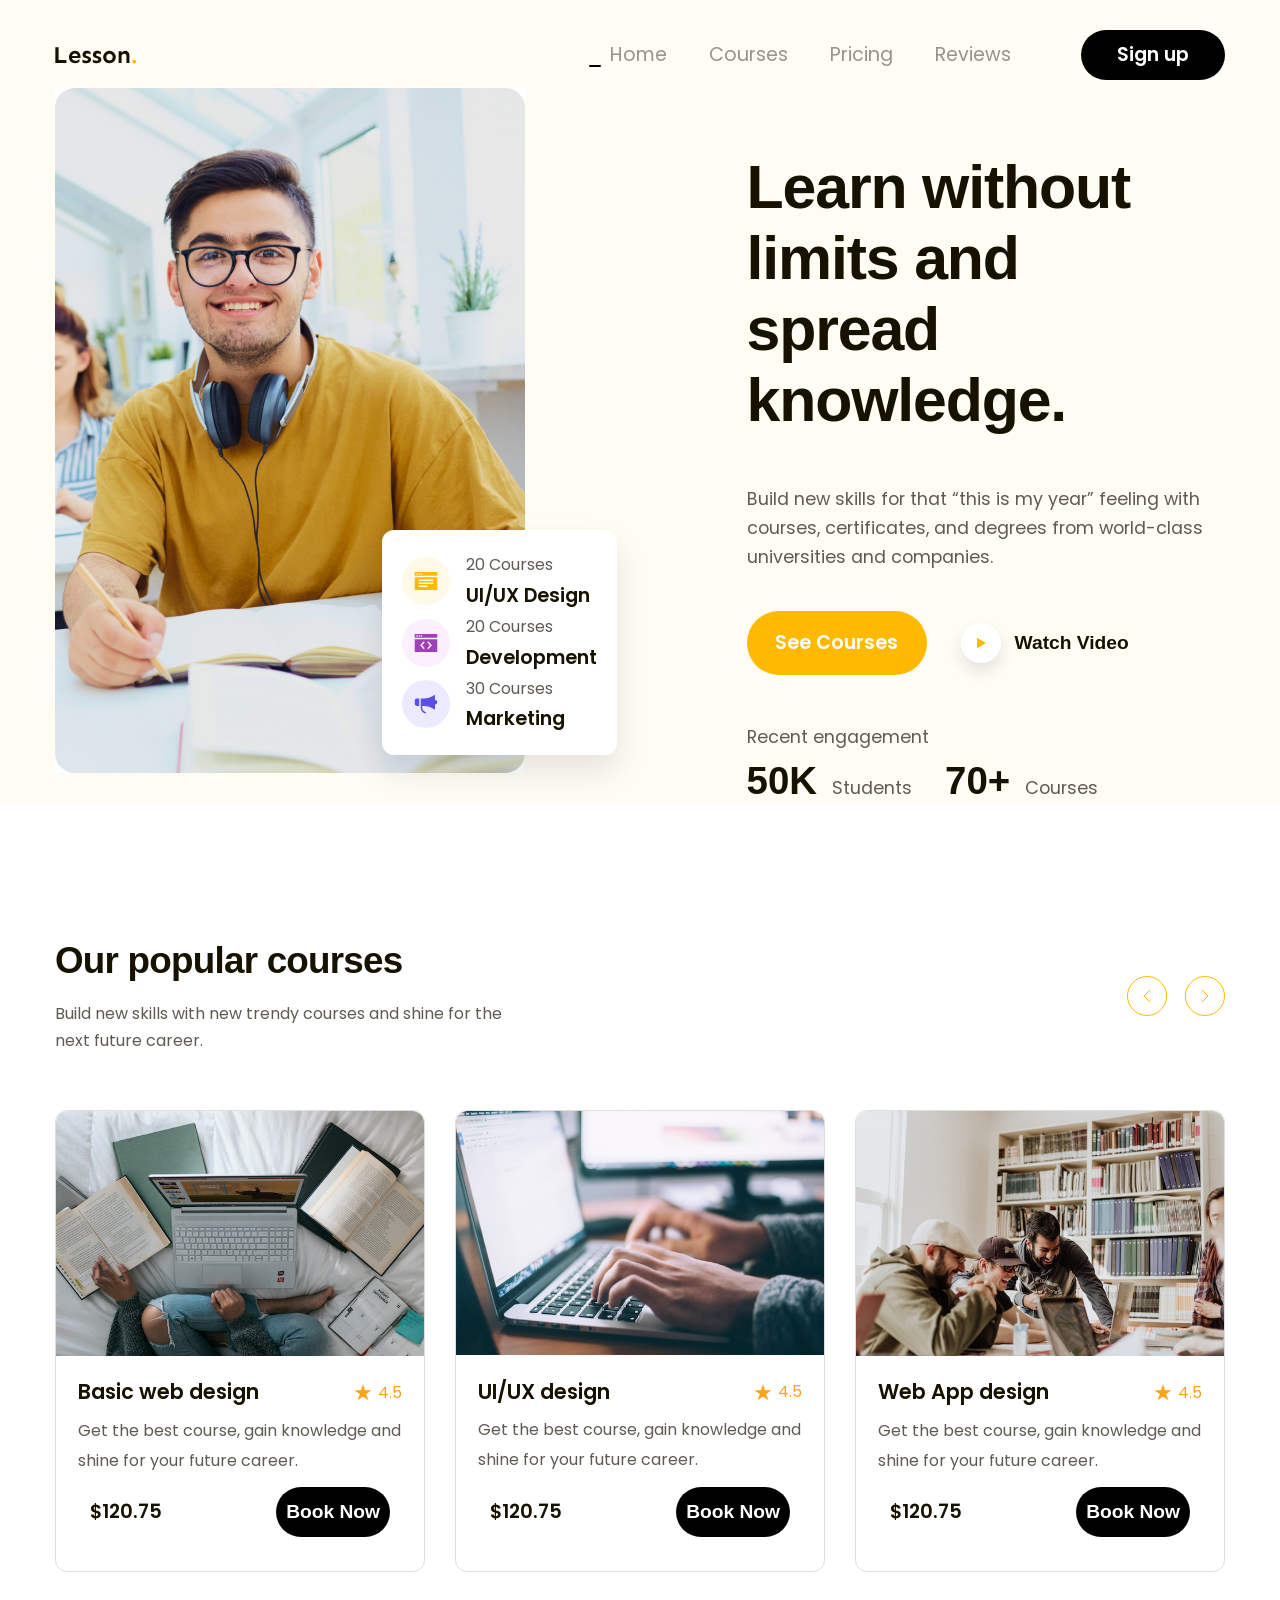
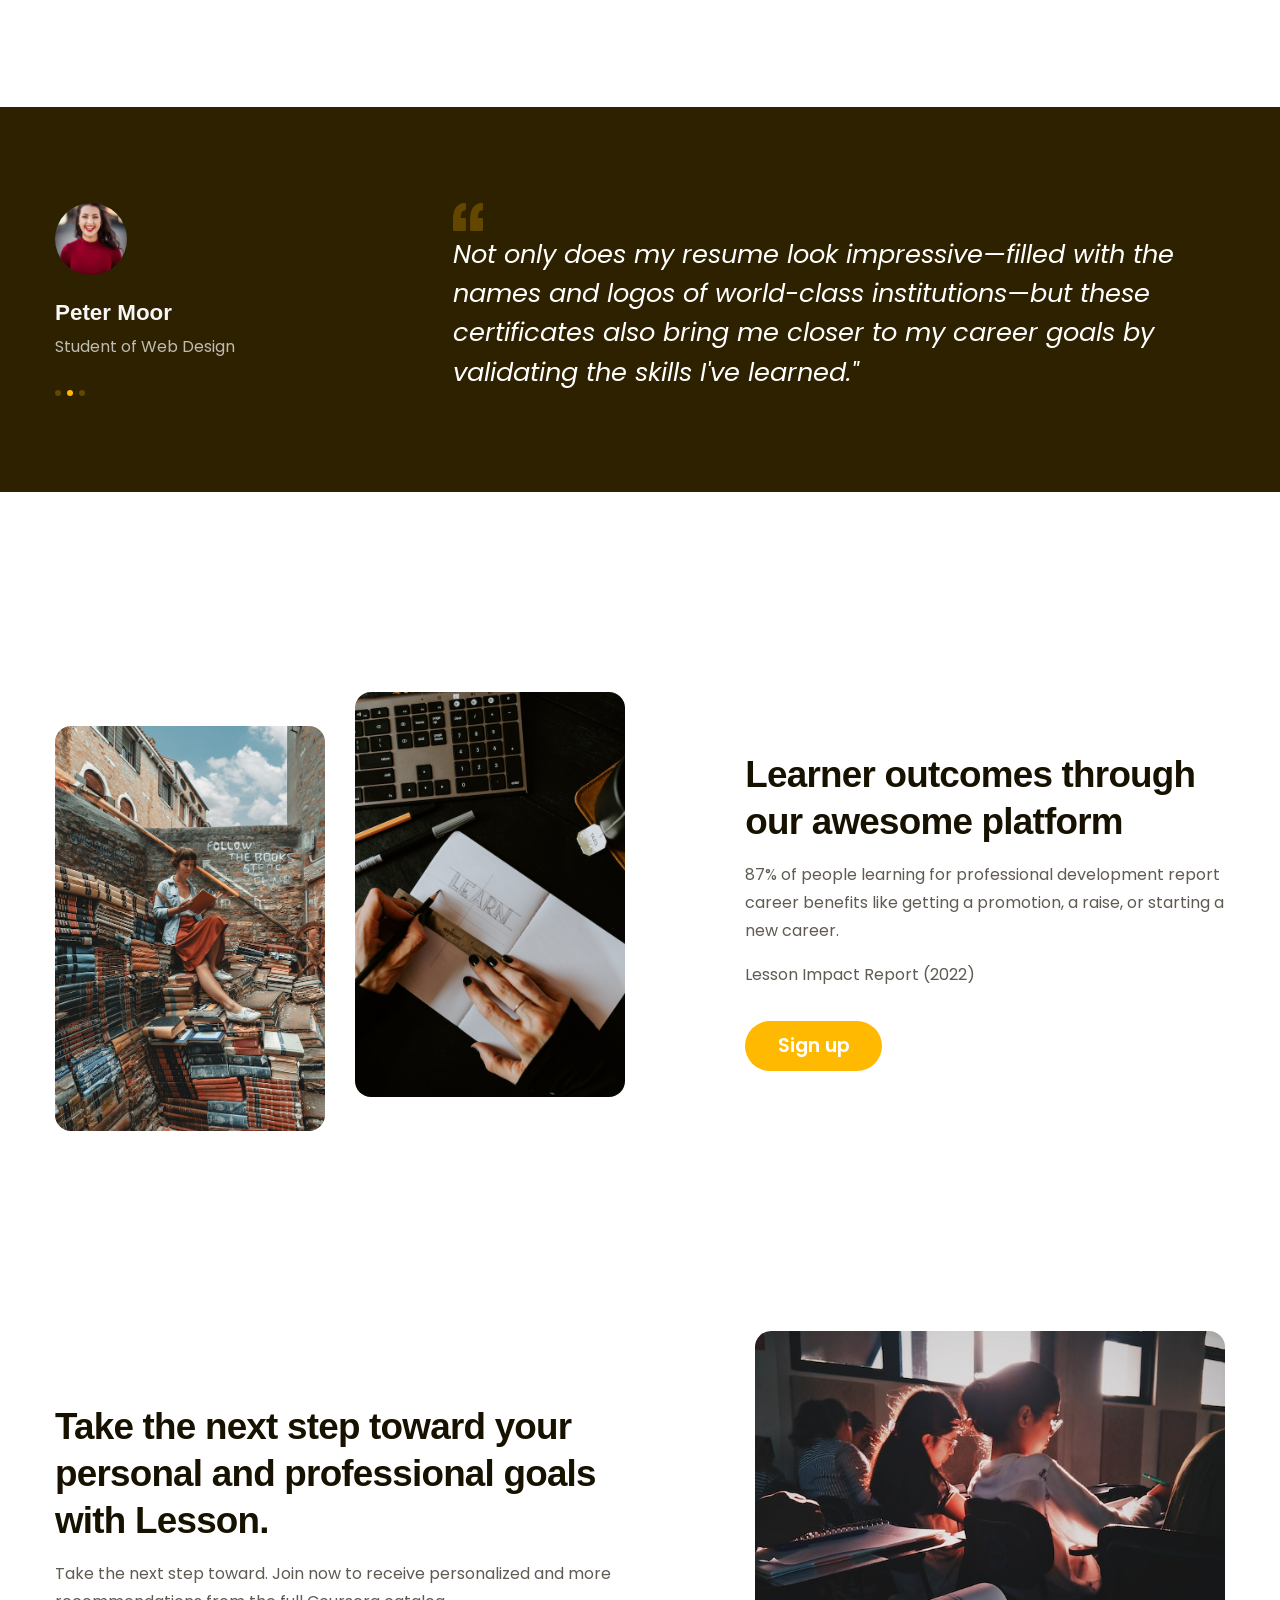
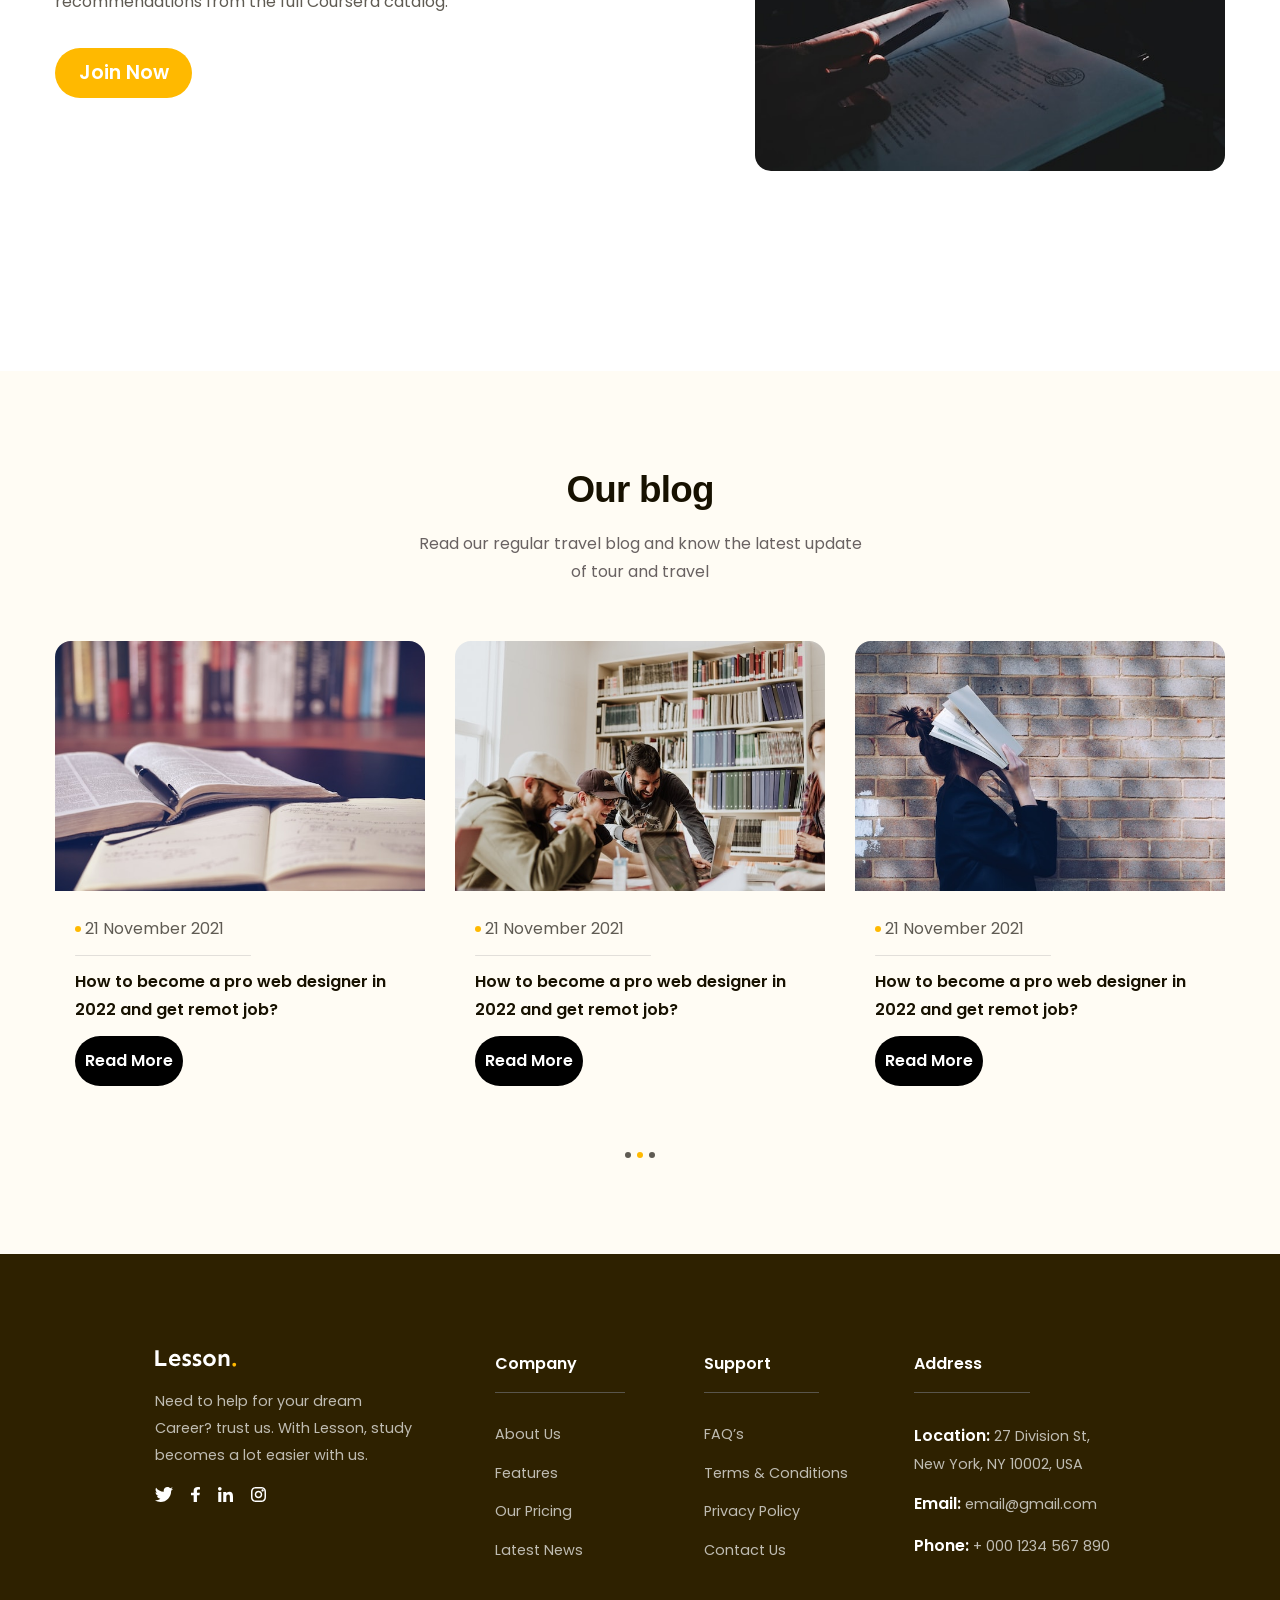
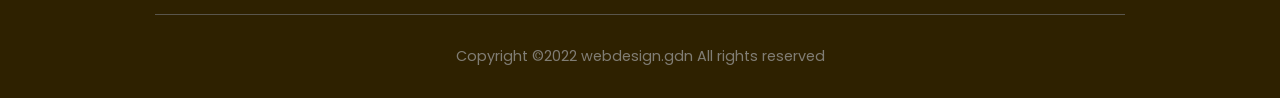
<file: index.html>
<!DOCTYPE html>
<html lang="en">
  <head>
    <meta charset="UTF-8" />
    <meta name="viewport" content="width=device-width, initial-scale=1.0" />
    <link
      rel="apple-touch-icon"
      sizes="57x57"
      href="assets/icon/favicon/apple-icon-57x57.png"
    />
    <link
      rel="apple-touch-icon"
      sizes="60x60"
      href="assets/icon/favicon/apple-icon-60x60.png"
    />
    <link
      rel="apple-touch-icon"
      sizes="72x72"
      href="assets/icon/favicon/apple-icon-72x72.png"
    />
    <link
      rel="apple-touch-icon"
      sizes="76x76"
      href="assets/icon/favicon/apple-icon-76x76.png"
    />
    <link
      rel="apple-touch-icon"
      sizes="114x114"
      href="assets/icon/favicon/apple-icon-114x114.png"
    />
    <link
      rel="apple-touch-icon"
      sizes="120x120"
      href="assets/icon/favicon/apple-icon-120x120.png"
    />
    <link
      rel="apple-touch-icon"
      sizes="144x144"
      href="assets/icon/favicon/apple-icon-144x144.png"
    />
    <link
      rel="apple-touch-icon"
      sizes="152x152"
      href="assets/icon/favicon/apple-icon-152x152.png"
    />
    <link
      rel="apple-touch-icon"
      sizes="180x180"
      href="assets/icon/favicon/apple-icon-180x180.png"
    />
    <link
      rel="icon"
      type="image/png"
      sizes="192x192"
      href="assets/icon/favicon/android-icon-192x192.png"
    />
    <link
      rel="icon"
      type="image/png"
      sizes="32x32"
      href="assets/icon/favicon/favicon-32x32.png"
    />
    <link
      rel="icon"
      type="image/png"
      sizes="96x96"
      href="assets/icon/favicon/favicon-96x96.png"
    />
    <link
      rel="icon"
      type="image/png"
      sizes="16x16"
      href="assets/icon/favicon/favicon-16x16.png"
    />
    <link rel="manifest" href="assets/icon/favicon/manifest.json" />
    <meta name="msapplication-TileColor" content="#ffffff" />
    <meta
      name="msapplication-TileImage"
      content="assets/icon/favicon/ms-icon-144x144.png"
    />
    <meta name="theme-color" content="#ffffff" />
    <link rel="stylesheet" href="assets/css/reset.css" />
    <link rel="preconnect" href="https://fonts.googleapis.com" />
    <link rel="preconnect" href="https://fonts.gstatic.com" crossorigin />
    <link
      href="https://fonts.googleapis.com/css2?family=Poppins:ital,wght@0,100;0,200;0,300;0,400;0,500;0,600;0,700;0,800;0,900;1,100;1,200;1,300;1,400;1,500;1,600;1,700;1,800;1,900&display=swap"
      rel="stylesheet"
    />
    <link rel="stylesheet" href="assets/css/style.css" />
    <title>Web Design</title>
  </head>
  <body>
    <!-- header -->
    <header class="header fixed">
      <div class="main-content">
        <div class="body">
          <!-- logo -->
          <img src="assets/img/logo.svg" alt="logo" class="logo" />
          <!-- nav -->
          <nav class="nav">
            <ul>
              <li class="active">
                <a href="#!">Home</a>
              </li>
              <li>
                <a href="#!">Courses</a>
              </li>
              <li>
                <a href="#!">Pricing</a>
              </li>
              <li>
                <a href="#!">Reviews</a>
              </li>
            </ul>
          </nav>
          <!-- bnt action -->
          <div class="action">
            <a href="#!" class="btn btn-sign-up">Sign up</a>
          </div>
        </div>
      </div>
    </header>
    <!-- main -->
    <main>
      <div class="hero">
        <div class="main-content">
          <div class="body">
            <!-- hero left -->
            <div class="media-block">
              <img
                src="assets/img/hero.jpg"
                alt="Learn without limits and spread knowledge."
              />
              <div class="hero-samurai">
                <div class="item">
                  <!-- item1 -->
                  <div class="icon">
                    <img src="assets/icon/des.svg" alt="" />
                  </div>
                  <div class="info">
                    <p class="tabel">20 Courses</p>
                    <p class="title">UI/UX Design</p>
                  </div>
                </div>
                <div class="item">
                  <!-- item2 -->
                  <div class="icon icon2">
                    <img src="assets/icon/dev.svg" alt="" />
                  </div>
                  <div class="info">
                    <p class="tabel">20 Courses</p>
                    <p class="title">Development</p>
                  </div>
                </div>
                <div class="item">
                  <!-- item3 -->
                  <div class="icon icon3">
                    <img src="assets/icon/marketing.svg" alt="" />
                  </div>
                  <div class="info">
                    <p class="tabel">30 Courses</p>
                    <p class="title">Marketing</p>
                  </div>
                </div>
              </div>
            </div>
            <!-- hero-right -->
            <div class="content-block">
              <h1 class="heading">
                Learn without limits and spread knowledge.
              </h1>
              <p class="desc">
                Build new skills for that “this is my year” feeling with
                courses, certificates, and degrees from world-class universities
                and companies.
              </p>

              <div class="ct-group">
                <a href="#!" class="btn hero-cta">See Courses</a>
                <button class="watch-video">
                  <div class="icon">
                    <img src="assets/icon/play.svg" alt="" />
                  </div>
                  <span>Watch Video</span>
                </button>
              </div>

              <p class="desc desc-recent">Recent engagement</p>
              <p class="desc stats">
                <strong>50K</strong> Students <strong>70+</strong> Courses
              </p>
            </div>
          </div>
        </div>
      </div>
      <!-- popular -->
      <div class="popular">
        <div class="main-content">
          <div class="popular-top">
            <!-- popular left -->
            <div class="info">
              <h2 class="heading-lv2">Our popular courses</h2>
              <p class="desc">
                Build new skills with new trendy courses and shine for the next
                future career.
              </p>
            </div>
            <!-- popular right -->
            <div class="controls">
              <button class="controls-btn">
                <svg
                  width="8"
                  height="14"
                  viewBox="0 0 8 14"
                  fill="none"
                  xmlns="http://www.w3.org/2000/svg"
                >
                  <path
                    d="M7 1L1 7L7 13"
                    stroke="currentColor"
                    stroke-linecap="round"
                    stroke-linejoin="round"
                  ></path>
                </svg>
              </button>
              <button class="controls-btn">
                <svg
                  width="8"
                  height="14"
                  viewBox="0 0 8 14"
                  fill="none"
                  xmlns="http://www.w3.org/2000/svg"
                >
                  <path
                    d="M1 1L7 7L1 13"
                    stroke="currentColor"
                    stroke-linecap="round"
                    stroke-linejoin="round"
                  ></path>
                </svg>
              </button>
            </div>
          </div>

          <div class="course-list">
            <!-- item 1 -->
            <div class="course-item">
              <img
                src="assets/img/course-1.jpg"
                alt="Basic web design"
                class="thumb"
              />
              <div class="info">
                <div class="head">
                  <h3 class="title">Basic web design</h3>
                  <div class="raling">
                    <img src="assets/icon/star.svg" alt="" class="stas" />
                    <span class="value">4.5</span>
                  </div>
                </div>
                <p class="desc">
                  Get the best course, gain knowledge and shine for your future
                  career.
                </p>
                <div class="foot">
                  <span class="price">$120.75</span>
                  <button class="btn btn-book">Book Now</button>
                </div>
              </div>
            </div>
            <!-- item 2 -->
            <div class="course-item">
              <img
                src="assets/img/course-2.jpg"
                alt="UI/UX design"
                class="thumb"
              />
              <div class="info">
                <div class="head">
                  <h3 class="title">UI/UX design</h3>
                  <div class="raling">
                    <img src="assets/icon/star.svg" alt="" class="stas" />
                    <span class="value">4.5</span>
                  </div>
                </div>
                <p class="desc">
                  Get the best course, gain knowledge and shine for your future
                  career.
                </p>
                <div class="foot">
                  <span class="price">$120.75</span>
                  <button class="btn btn-book">Book Now</button>
                </div>
              </div>
            </div>
            <!-- item 3 -->
            <div class="course-item">
              <img
                src="assets/img/course-3.jpg"
                alt="Web App design"
                class="thumb"
              />
              <div class="info">
                <div class="head">
                  <h3 class="title">Web App design</h3>
                  <div class="raling">
                    <img src="assets/icon/star.svg" alt="" class="stas" />
                    <span class="value">4.5</span>
                  </div>
                </div>
                <p class="desc">
                  Get the best course, gain knowledge and shine for your future
                  career.
                </p>
                <div class="foot">
                  <span class="price">$120.75</span>
                  <button class="btn btn-book">Book Now</button>
                </div>
              </div>
            </div>
          </div>
        </div>
      </div>
      <!-- feedback -->
      <div class="feedback">
        <div class="main-content">
          <div class="feedback-list">
            <div class="feedback-item">
              <!-- khoi ben trai -->
              <div class="info">
                <img src="assets/img/ava1.jpg" alt="avatar" class="avatar" />
                <p class="member-name">Peter Moor</p>
                <p class="desc">Student of Web Design</p>
                <div class="dots">
                  <span class="dot"></span>
                  <span class="dot active"></span>
                  <span class="dot"></span>
                </div>
              </div>
              <!-- khối bên phải -->
              <div class="content">
                <img
                  src="assets/icon/open-quote.svg"
                  alt=""
                  class="open-quote"
                />
                <blockquote>
                  Not only does my resume look impressive—filled with the names
                  and logos of world-class institutions—but these certificates
                  also bring me closer to my career goals by validating the
                  skills I've learned."
                </blockquote>
              </div>
            </div>
          </div>
        </div>
      </div>
      <!-- features1 -->
      <div class="features">
        <div class="main-content">
          <div class="body">
            <div class="images">
              <img src="assets/img/learn1.jpg" alt="" class="lower" />
              <img src="assets/img/learn2.jpg" alt="" />
            </div>
            <div class="content">
              <h2 class="heading-lv2">
                Learner outcomes through our awesome platform
              </h2>
              <p class="desc">
                87% of people learning for professional development report
                career benefits like getting a promotion, a raise, or starting a
                new career.
              </p>
              <p class="desc">Lesson Impact Report (2022)</p>
              <a href="#!" class="btn cta-btn">Sign up</a>
            </div>
          </div>
        </div>
      </div>

      <!-- features2 -->
      <div class="features features-nd2">
        <div class="main-content">
          <div class="body">
            <div class="images">
              <img src="assets/img/learn3.jpg" alt="" />
            </div>
            <div class="content">
              <h2 class="heading-lv2">
                Take the next step toward your personal and professional goals
                with Lesson.
              </h2>
              <p class="desc">
                Take the next step toward. Join now to receive personalized and
                more recommendations from the full Coursera catalog.
              </p>
              <a href="#!" class="btn cta-btn">Join Now</a>
            </div>
          </div>
        </div>
      </div>
      <!-- Blogs -->
      <div class="blogs">
        <div class="main-content">
          <div class="blog-top">
            <h2 class="heading-lv2">Our blog</h2>
            <p class="desc">
              Read our regular travel blog and know the latest update of tour
              and travel
            </p>
          </div>
          <div class="blog-list">
            <!-- item1 -->
            <div class="item">
              <a href="#!">
                <img
                  src="assets/img/blog1.jpg"
                  alt="How to become a pro web designer in 2022 and get remot job?"
                  class="thumb"
              /></a>
              <div class="info">
                <span class="data">21 November 2021</span>
                <a href="#!">
                  <h3 class="title">
                    How to become a pro web designer in 2022 and get remot job?
                  </h3></a
                >
                <a href="#!" class="btn">Read More</a>
              </div>
            </div>
            <!-- item2 -->
            <div class="item">
              <a href="#!">
                <img
                  src="assets/img/blog2.jpg"
                  alt="How to become a pro web designer in 2022 and get remot job?"
                  class="thumb"
              /></a>
              <div class="info">
                <span class="data">21 November 2021</span>
                <a href="#!">
                  <h3 class="title">
                    How to become a pro web designer in 2022 and get remot job?
                  </h3></a
                >
                <a href="#!" class="btn">Read More</a>
              </div>
            </div>
            <!-- item3 -->
            <div class="item">
              <a href="#!">
                <img
                  src="assets/img/blog3.jpg"
                  alt="How to become a pro web designer in 2022 and get remot job?"
                  class="thumb"
              /></a>
              <div class="info">
                <span class="data">21 November 2021</span>
                <a href="#!">
                  <h3 class="title">
                    How to become a pro web designer in 2022 and get remot job?
                  </h3></a
                >
                <a href="#!" class="btn">Read More</a>
              </div>
            </div>
          </div>
          <div class="dots">
            <span class="dot"></span>
            <span class="dot active"></span>
            <span class="dot"></span>
          </div>
        </div>
      </div>
    </main>
    <!-- footer -->
    <footer class="footer">
      <div class="main-content">
        <div class="row">
          <!-- column1 -->
          <div class="column">
            <img src="assets/img/logo-white.svg" alt="Lesson" class="logo" />
            <p class="desc">
              Need to help for your dream Career? trust us. With Lesson, study
              becomes a lot easier with us.
            </p>
            <div class="socials">
              <a href="#!">
                <img src="assets/img/twitter.svg" alt="twitter" class="icon" />
              </a>
              <a href="#!">
                <img src="assets/img/fb.svg" alt="fb" class="icon" />
              </a>
              <a href="#!">
                <img
                  src="assets/img/linkedin.svg"
                  alt="linkedin"
                  class="icon"
                />
              </a>
              <a href="#!">
                <img
                  src="assets/img/instagram.svg"
                  alt="instagram"
                  class="icon"
                />
              </a>
            </div>
          </div>
          <!-- column2 -->
          <div class="column">
            <h3 class="title">Company</h3>
            <ul class="list">
              <li>
                <a href="#!">About Us</a>
              </li>
              <li>
                <a href="#!">Features</a>
              </li>
              <li>
                <a href="#!">Our Pricing</a>
              </li>
              <li>
                <a href="#!">Latest News</a>
              </li>
            </ul>
          </div>
          <!-- column3 -->
          <div class="column">
            <h3 class="title">Support</h3>
            <ul class="list">
              <li>
                <a href="#!">FAQ’s</a>
              </li>
              <li>
                <a href="#!">Terms & Conditions</a>
              </li>
              <li>
                <a href="#!">Privacy Policy</a>
              </li>
              <li>
                <a href="#!">Contact Us</a>
              </li>
            </ul>
          </div>
          <!-- column4 -->
          <div class="column">
            <h3 class="title">Address</h3>
            <ul class="list">
              <li>
                <a href="#!"
                  ><strong>Location:</strong> 27 Division St, New York, NY
                  10002, USA</a
                >
              </li>
              <li>
                <a href="#!"><strong>Email:</strong> email@gmail.com</a>
              </li>
              <li>
                <a href="#!"><strong>Phone:</strong> + 000 1234 567 890</a>
              </li>
            </ul>
          </div>
        </div>
        <div class="copyright">
          <p>Copyright ©2022 webdesign.gdn All rights reserved</p>
        </div>
      </div>
    </footer>
  </body>
</html>
</file>
<file: assets/css/style.css>
* {
  box-sizing: border-box;
}
:root {
  --font-heading: "sen", sans-serif;
  --primary-color: #ffb900;
}
html {
  font-style: 62.5%;
}
body {
  font-size: 1.2rem;
  font-family: "Poppins", sans-serif;
}
.heading-lv2 {
  color: #171100;
  font-family: var(--font-heading);
  font-size: 2.3rem;
  font-weight: 700;
  line-height: 1.27;
  letter-spacing: -0.76px;
}
.main-content {
  width: 1170px;
  margin-left: auto;
  margin-right: auto;
  max-width: calc(100% - 40px);
}
a {
  text-decoration: none;
}
.header {
  background: #fffcf4;
}
.btn {
  display: inline-block;
  background: black;
  min-width: 50px;
  line-height: 50px;
  border-radius: 999px;
  text-align: center;
  padding: 0px 10px;
  color: white;
  font-size: 1.2rem;
  font-weight: 600;
}
.btn:hover {
  cursor: pointer;
  opacity: 0.8;
}
.header.fixed {
  z-index: 1;
  position: sticky;
  top: -28px;
}
.header .body {
  padding: 30px 0px 8px;
  align-items: center;
  display: flex;
}
.nav ul {
  display: flex;
}
.nav {
  margin-left: auto;
}
.nav a {
  color: rgba(0, 0, 0, 0.411);
  font-size: 1.2rem;
  padding: 8px 21px;
}

.nav a:hover {
  color: black;
  text-shadow: 1px 0px 0px currentColor;
}
.nav li.active a::after {
  position: absolute;
  /* left: 205px; */
  width: 12px;
  height: 2px;
  background: black;
  display: block;
  content: "";
  border-radius: 1px;
}
.action .btn-sign-up {
  min-width: 144px;
}
.header .action {
  margin-left: 49px;
}
/* ========================hero-left============================ */
.hero {
  padding-top: 56px 0px 65px;
  background: #fffcf4;
}
.hero .body {
  display: flex;
}
.hero .media-block {
  position: relative;
  width: 48%;
}
.hero .content-block {
  width: 52%;
}
.hero .hero-samurai {
  padding: 20px;
  position: absolute;
  bottom: 48px;
  right: 0;
  border-radius: 12px;
  background: #ffffff;
  box-shadow: 0px 16px 32px 0px rgba(0, 0, 0, 0.1);
}
.hero-samurai .item {
  display: flex;
  align-items: center;
}
.hero-samurai .icon {
  width: 48px;
  height: 48px;
  border-radius: 50%;
  display: flex;
  justify-content: center;
  align-items: center;
  background: #fff9e8;
}
.hero-samurai .icon2 {
  background: #fcefff;
}
.hero-samurai .icon3 {
  background: #ebeaff;
}
.hero-samurai .info {
  margin-left: 16px;
}
.hero-samurai .tabel {
  color: #5f5b53;
  font-size: 1rem;
  line-height: 1.86;
}
.hero-samurai .title {
  color: #171100;
  font-size: 1.2rem;
  font-weight: 600;
  line-height: 1.67;
}
/* ==============hero-right=========== */
.hero .heading {
  color: #171100;
  font-family: var(--font-heading);
  font-size: 3.8rem;
  font-weight: 700;
  line-height: 1.17;
  letter-spacing: -1.16px;
}
.hero .content-block {
  width: 52%;
  padding-left: 130px;
  padding-top: 64px;
}
.hero .ct-group {
  align-items: center;
  margin-top: 38px;
  display: flex;
}
.hero .desc {
  margin-top: 20px;
  color: #5f5b53;
  font-size: 1.1rem;
  line-height: 1.67;
}
.hero-cta {
  min-width: 180px;
  line-height: 64px;
  background: var(--primary-color);
}
.hero .watch-video {
  margin-left: 28px;
  border: none;
  display: flex;
  background: transparent;
  align-items: center;
  cursor: pointer;
}
.hero .watch-video .icon {
  display: flex;
  width: 40px;
  height: 40px;
  align-items: center;
  justify-content: center;
  border-radius: 40px;
  background: #fff;
  box-shadow: 0px 8px 16px 0px rgba(0, 0, 0, 0.1);
}
.hero .watch-video span {
  margin-left: 14px;
  color: #171100;
  font-size: 1.2rem;
  font-weight: 600;
  line-height: 1.67;
}
.hero .desc {
  margin-top: 48px;
}
.hero .stats {
  margin-top: 8px;
}
.hero .stats strong {
  margin-right: 10px;
  color: #171100;
  font-family: var(--font-heading);
  font-size: 2.4rem;
  font-weight: 600;
  line-height: 1.1;
}
.hero .stats strong:nth-child(2) {
  margin-left: 28px;
}
/* ============popular========== */
.popular {
  margin: 65px 0px;
  margin-top: 135px;
}
.popular-top .desc {
  margin-top: 16px;
  width: 458px;
  color: #5f5b53;
  font-size: 1rem;
  line-height: 1.67;
}
.popular-top {
  display: flex;
  justify-content: space-between;
  align-items: center;
}
.popular .controls {
  display: flex;
  gap: 18px;
}
.popular-top .controls-btn {
  display: flex;
  justify-content: center;
  align-items: center;
  background: transparent;
  width: 40px;
  height: 40px;
  border-radius: 50%;
  color: var(--primary-color);
  border: 1px solid var(--primary-color);
}
.popular-top .controls-btn:hover {
  background: var(--primary-color);
  color: #ffffff;
  cursor: pointer;
}
/* =================popular course=========== */
.popular .course-list {
  margin-top: 55px;
  display: flex;
  gap: 30px;
}
.popular .course-item {
  flex: 1;
  border-radius: 12px;
  border: 1px solid #e2dfda;
  background: #fff;
}
.popular .course-item .thumb {
  border-radius: 12px 12px 0px 0px;
  object-fit: cover;
  width: 100%;
}
.popular .course-item .info {
  padding: 16px 22px 22px 22px;
}
.popular .course-item .foot,
.popular .course-item .raling,
.popular .course-item .head {
  align-items: center;
  justify-content: space-between;
  display: flex;
}
.popular .course-item .title {
  color: #171100;
  font-size: 1.3rem;
  font-weight: 600;
  line-height: 1.67;
}
.popular .raling .value {
  margin-left: 6px;
  color: #fea31b;
  font-size: 16px;
  line-height: 1.75;
}
.popular .course-item .desc {
  margin-top: 6px;
  color: #5f5b53;
  font-size: 1rem;
  line-height: 1.86;
}
.popular .course-item .foot {
  margin: 12px;
}
.popular .course-item .price {
  color: #171100;
  font-size: 1.2rem;
  font-weight: 600;
  line-height: 1.67;
}
.popular .course-item .btn-book {
  border: none;
}
.popular .course-item .btn-book:hover {
  background: var(--primary-color);
}
.popular .course-item {
  border-radius: 12px;
  border: 1px solid #e2dfda;
  background: #fff;
}
.popular .course-item:hover {
  border-radius: 12px;
  border: 1px solid transparent;
  background: #fff;
  box-shadow: 0px 18px 36px 0px rgba(0, 0, 0, 0.1);
}
/* ===============feedback=========== */
.feedback {
  margin-top: 135px;
  padding: 96px 0px;
  background: #2e2100;
}
.feedback-item {
  display: flex;
}
.feedback-item .avatar {
  width: 72px;
  height: 72px;
  border-radius: 50%;
  object-fit: cover;
}
.feedback-item .info .member-name {
  margin-top: 18px;
  color: #f7f7f7;
  font-family: var(--font-heading);
  font-size: 1.4rem;
  font-weight: 700;
  line-height: 1.42;
}
.feedback-item .info .desc {
  margin-top: 4px;
  color: #bfbcb2;
  font-size: 1rem;
  line-height: 1.86;
}
.feedback-item .dot {
  height: 6px;
  width: 6px;
  border-radius: 50%;
  background: #634700;
  cursor: pointer;
}
.feedback-item .dots {
  display: flex;
  margin-top: 28px;
  gap: 6px;
}
.feedback-item .dot.active {
  background: var(--primary-color);
  cursor: default;
}
.feedback-item .content {
  width: 66%;
  margin-left: auto;
}
.feedback-item blockquote {
  color: #fff;
  font-size: 1.6rem;
  font-style: italic;
  line-height: 1.54;
}
/* ============features1=========== */
.features {
  margin-top: 135px;
  padding: 65px 0px;
}
.features .body {
  display: flex;
  justify-content: space-between;
}
.features .images {
  display: flex;
  gap: 30px;
}
.features .images img {
  width: 270px;
  height: 405px;
  object-fit: cover;
  border-radius: 16px;
}
.features .lower {
  margin-top: 34px;
}
.features .content {
  width: 41%;
  display: flex;
  flex-direction: column;
  justify-content: center;
}
.features .desc {
  margin-top: 16px;
  color: #5f5b53;
  font-size: 1rem;
  line-height: 1.75;
}
.features .cta-btn {
  margin-top: 32px;
  width: 137px;
  height: 50px;
  background: var(--primary-color);
}
/* ============features2=========== */
.features-nd2 .body {
  flex-direction: row-reverse;
}
.features-nd2 {
  margin-top: 70px;
}
.features-nd2 .content {
  width: 48%;
}
.features-nd2 .images img {
  width: 470px;
  height: 440px;
}
/* ============Blogs=========== */
.blogs {
  margin-top: 135px;
  padding: 96px 0px;
  background: #fffcf4;
}
.blogs .blog-top {
  text-align: center;
}
.blogs .blog-top .desc {
  margin: 16px auto 0;
  width: 448px;
  color: #696262;
  font-size: 1rem;
  line-height: 1.75;
}
.blogs .blog-list {
  display: flex;
  margin-top: 55px;
}
.blogs .item:hover {
  box-shadow: 0px 16px 32px 0px rgba(0, 0, 0, 0.05);
}
.blogs .item .thumb {
  width: 100%;
  height: 250px;
  object-fit: cover;
  border-radius: 16px 16px 0px 0px;
}
.blogs .blog-list {
  overflow: hidden;
  gap: 30px;
  display: flex;
  margin-top: 55px;
}
.blogs .item .info {
  padding: 20px 20px 28px;
}
.blogs .item .data {
  position: relative;
  padding-bottom: 12px;
  display: inline-flex;
  align-items: center;
  color: #5f5b53;
  font-size: 1rem;
  line-height: 1.86;
}
.blogs .item .data::before {
  content: "";
  margin-right: 4px;
  display: inline-block;
  width: 6px;
  height: 6px;
  border-radius: 50%;
  background: var(--primary-color);
}
.blogs .item .title {
  margin-top: 12px;
  color: #171100;
  font-size: 1rem;
  font-weight: 600;
  line-height: 1.75;
}
.blogs .item .btn {
  margin-top: 12px;
  font-size: 1rem;
}
.blogs .item .btn:hover {
  background: var(--primary-color);
}
.blogs .dot {
  width: 6px;
  height: 6px;
  border-radius: 50%;
  background: #5f5b53;
  cursor: pointer;
}
.blogs .dots {
  display: flex;
  justify-content: center;
  gap: 6px;
  margin-top: 38px;
}
.blogs .dot.active {
  background: var(--primary-color);
  cursor: default;
}
.blogs .item .data::after {
  position: absolute;
  left: 0;
  bottom: 0;
  right: -27px;
  content: "";
  display: inline-block;
  height: 1px;
  border-radius: 0.5px;
  background: #e2dfda;
}
/* ======================footer============== */
.footer {
  background: #2e2100;
  padding: 96px 135px 0px;
}
.footer .row {
  display: flex;
  border-bottom: 1px solid #59554b;
  padding-bottom: 38px;
}
.footer .row .column {
  width: 21.6%;
}
.footer .row .column:first-child {
  width: 35%;
}
.footer .desc {
  margin-top: 18px;
  max-width: 267px;
  color: #bfbcb2;
  font-size: 0.9rem;
  line-height: 1.86;
}
.footer .socials {
  display: flex;
  gap: 18px;
  margin-top: 18px;
}
.footer .title {
  padding-bottom: 14px;
  padding-right: 48px;
  display: inline-block;
  border-bottom: 1px solid #59554b;
  color: #fff;
  font-size: 1rem;
  font-weight: 600;
  line-height: 1.75;
}
.footer .list {
  margin-top: 28px;
}
.footer .list a {
  display: inline-block;
  margin-bottom: 12px;
  color: #bfbcb2;
  font-size: 0.9rem;
  line-height: 1.86;
}
.footer .list strong {
  color: #fff;
  font-size: 1rem;
  font-weight: 600;
  line-height: 1.86;
}
.footer .copyright {
  padding: 28px 0;
  color: #807d74;
  text-align: center;
  font-size: 0.9rem;
  line-height: 1.86;
}
</file>
